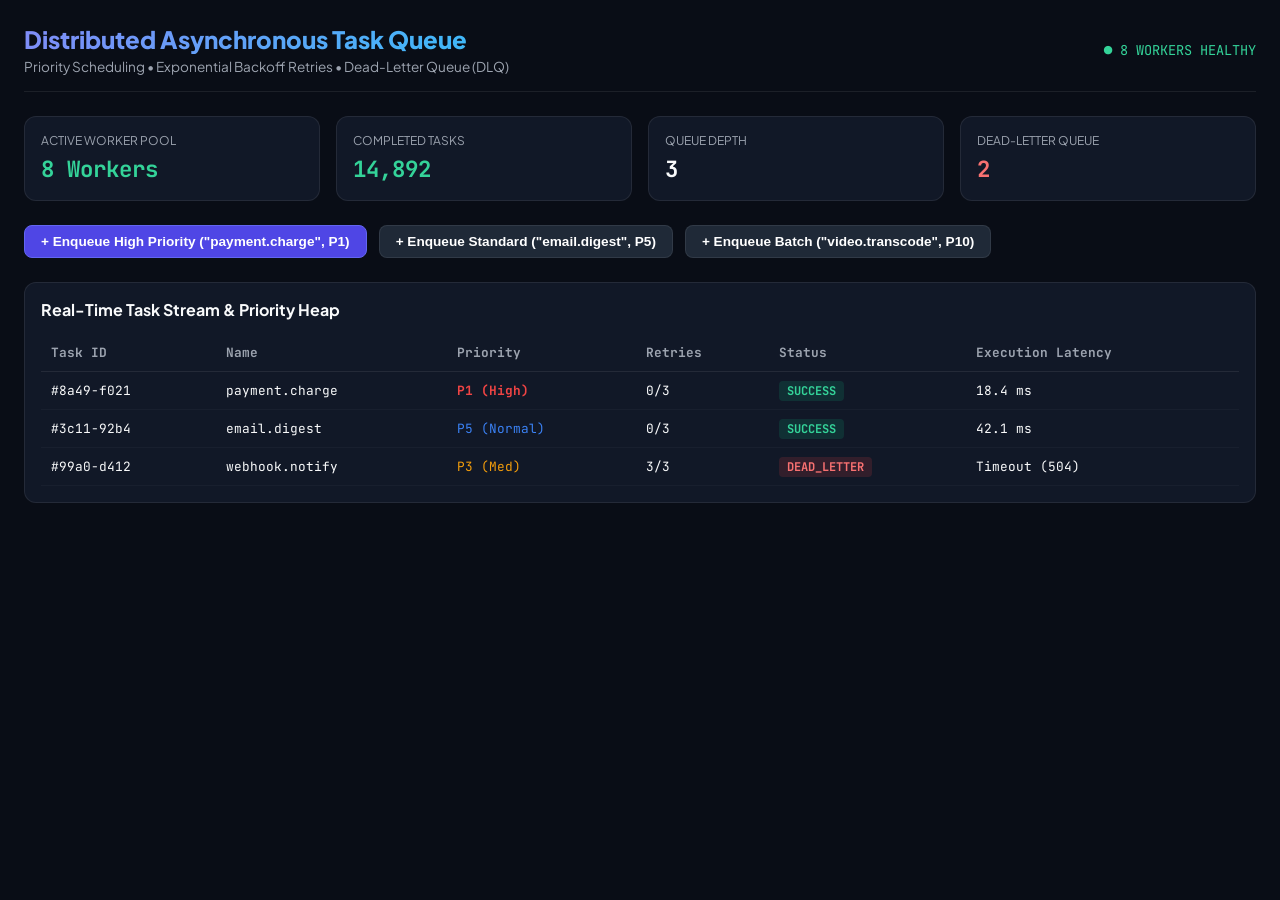
<file: web/index.html>
<!DOCTYPE html>
<html lang="en">
<head>
  <meta charset="UTF-8">
  <meta name="viewport" content="width=device-width, initial-scale=1.0">
  <title>Distributed Task Queue & Worker Dashboard</title>
  <link rel="preconnect" href="https://fonts.googleapis.com">
  <link href="https://fonts.googleapis.com/css2?family=JetBrains+Mono:wght@400;500;700&family=Plus+Jakarta+Sans:wght@500;600;700;800&display=swap" rel="stylesheet">
  <style>
    :root {
      --bg: #090d16;
      --card: #111827;
      --border: rgba(255, 255, 255, 0.08);
      --green: #10b981;
      --red: #ef4444;
      --yellow: #f59e0b;
      --accent: #6366f1;
      --text: #f9fafb;
      --text-muted: #9ca3af;
    }
    * { box-sizing: border-box; margin: 0; padding: 0; }
    body {
      background: var(--bg);
      color: var(--text);
      font-family: 'Plus Jakarta Sans', sans-serif;
      padding: 24px;
    }
    .header {
      display: flex;
      justify-content: space-between;
      align-items: center;
      margin-bottom: 24px;
      padding-bottom: 16px;
      border-bottom: 1px solid var(--border);
    }
    h1 {
      font-size: 1.5rem;
      font-weight: 800;
      background: linear-gradient(135deg, #818cf8, #38bdf8);
      -webkit-background-clip: text;
      -webkit-text-fill-color: transparent;
    }
    .grid-stats {
      display: grid;
      grid-template-columns: repeat(4, 1fr);
      gap: 16px;
      margin-bottom: 24px;
    }
    .card {
      background: var(--card);
      border: 1px solid var(--border);
      border-radius: 12px;
      padding: 16px;
    }
    .card-label { font-size: 0.75rem; color: var(--text-muted); text-transform: uppercase; margin-bottom: 6px; }
    .card-value { font-size: 1.4rem; font-weight: 700; font-family: 'JetBrains Mono', monospace; }
    .card-value.green { color: #34d399; }
    .card-value.red { color: #f87171; }
    .btn-bar { display: flex; gap: 12px; margin-bottom: 24px; }
    button {
      background: #1f2937;
      border: 1px solid var(--border);
      color: #fff;
      padding: 8px 16px;
      border-radius: 8px;
      font-size: 0.85rem;
      font-weight: 600;
      cursor: pointer;
    }
    button.primary { background: #4f46e5; border-color: #6366f1; }
    table { width: 100%; border-collapse: collapse; font-family: 'JetBrains Mono', monospace; font-size: 0.8rem; }
    th { text-align: left; padding: 10px; color: var(--text-muted); border-bottom: 1px solid var(--border); }
    td { padding: 10px; border-bottom: 1px solid rgba(255, 255, 255, 0.03); }
    .badge { padding: 2px 8px; border-radius: 4px; font-weight: 700; font-size: 0.75rem; }
    .badge.success { background: rgba(16, 185, 129, 0.15); color: #34d399; }
    .badge.running { background: rgba(59, 130, 246, 0.15); color: #60a5fa; }
    .badge.dlq { background: rgba(239, 68, 68, 0.15); color: #f87171; }
  </style>
</head>
<body>
  <div class="header">
    <div>
      <h1>Distributed Asynchronous Task Queue</h1>
      <p style="color: var(--text-muted); font-size: 0.85rem; margin-top: 4px;">Priority Scheduling • Exponential Backoff Retries • Dead-Letter Queue (DLQ)</p>
    </div>
    <div style="font-family: 'JetBrains Mono', monospace; font-size: 0.85rem; color: #34d399;">● 8 WORKERS HEALTHY</div>
  </div>

  <div class="grid-stats">
    <div class="card">
      <div class="card-label">Active Worker Pool</div>
      <div class="card-value green">8 Workers</div>
    </div>
    <div class="card">
      <div class="card-label">Completed Tasks</div>
      <div class="card-value green" id="stat-completed">14,892</div>
    </div>
    <div class="card">
      <div class="card-label">Queue Depth</div>
      <div class="card-value" id="stat-depth">3</div>
    </div>
    <div class="card">
      <div class="card-label">Dead-Letter Queue</div>
      <div class="card-value red" id="stat-dlq">2</div>
    </div>
  </div>

  <div class="btn-bar">
    <button class="primary" onclick="enqueueTask('payment.charge', 1)">+ Enqueue High Priority ("payment.charge", P1)</button>
    <button onclick="enqueueTask('email.digest', 5)">+ Enqueue Standard ("email.digest", P5)</button>
    <button onclick="enqueueTask('video.transcode', 10)">+ Enqueue Batch ("video.transcode", P10)</button>
  </div>

  <div class="card">
    <div style="font-weight: 700; margin-bottom: 14px;">Real-Time Task Stream & Priority Heap</div>
    <table>
      <thead>
        <tr>
          <th>Task ID</th>
          <th>Name</th>
          <th>Priority</th>
          <th>Retries</th>
          <th>Status</th>
          <th>Execution Latency</th>
        </tr>
      </thead>
      <tbody id="task-tbody">
        <tr>
          <td>#8a49-f021</td>
          <td>payment.charge</td>
          <td><span style="color:#ef4444; font-weight:700;">P1 (High)</span></td>
          <td>0/3</td>
          <td><span class="badge success">SUCCESS</span></td>
          <td>18.4 ms</td>
        </tr>
        <tr>
          <td>#3c11-92b4</td>
          <td>email.digest</td>
          <td><span style="color:#3b82f6;">P5 (Normal)</span></td>
          <td>0/3</td>
          <td><span class="badge success">SUCCESS</span></td>
          <td>42.1 ms</td>
        </tr>
        <tr>
          <td>#99a0-d412</td>
          <td>webhook.notify</td>
          <td><span style="color:#f59e0b;">P3 (Med)</span></td>
          <td>3/3</td>
          <td><span class="badge dlq">DEAD_LETTER</span></td>
          <td>Timeout (504)</td>
        </tr>
      </tbody>
    </table>
  </div>

  <script>
    let completed = 14892;

    function enqueueTask(name, prio) {
      const tbody = document.getElementById('task-tbody');
      const tr = document.createElement('tr');
      const id = '#' + Math.random().toString(36).substring(2, 6) + '-' + Math.random().toString(36).substring(2, 6);
      const prioColor = prio === 1 ? '#ef4444' : (prio <= 5 ? '#3b82f6' : '#9ca3af');
      const prioLabel = prio === 1 ? 'P1 (High)' : (prio <= 5 ? `P${prio} (Normal)` : `P${prio} (Batch)`);

      tr.innerHTML = `
        <td>${id}</td>
        <td>${name}</td>
        <td><span style="color:${prioColor}; font-weight:700;">${prioLabel}</span></td>
        <td>0/3</td>
        <td><span class="badge running">RUNNING</span></td>
        <td>Processing...</td>
      `;
      tbody.insertBefore(tr, tbody.firstChild);

      setTimeout(() => {
        tr.querySelector('.badge').className = 'badge success';
        tr.querySelector('.badge').innerText = 'SUCCESS';
        tr.cells[5].innerText = (Math.random() * 40 + 10).toFixed(1) + ' ms';
        completed++;
        document.getElementById('stat-completed').innerText = completed.toLocaleString();
      }, 600);
    }
  </script>
</body>
</html>
</file>
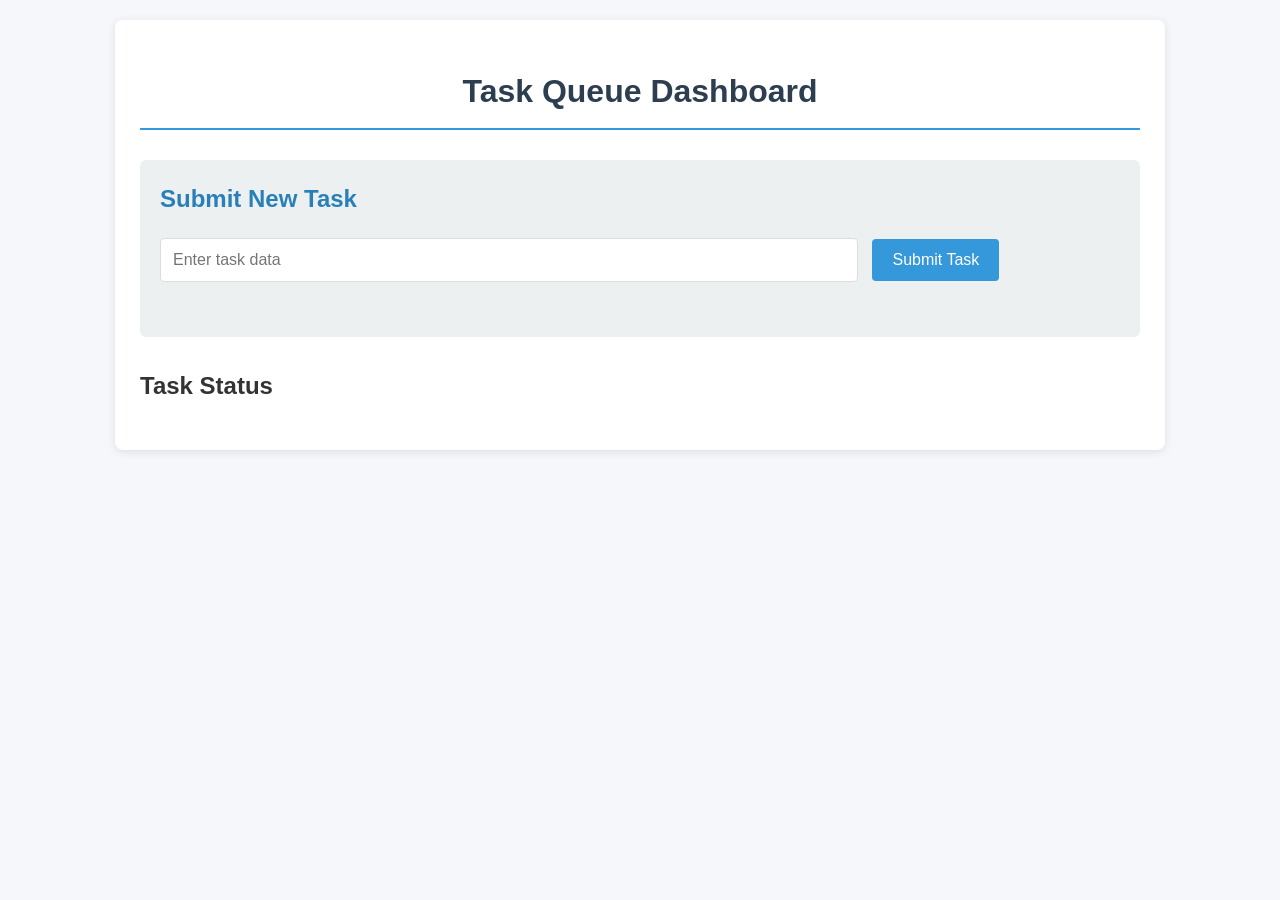
<file: frontend/templates/index.html>
<!DOCTYPE html>
<html>
<head>
    <title>Task Queue Dashboard</title>
    <style>
        /* Main Layout */
        body {
            font-family: 'Segoe UI', Tahoma, Geneva, Verdana, sans-serif;
            margin: 0;
            padding: 20px;
            background-color: #f5f7fa;
            color: #333;
            line-height: 1.6;
        }

        .container {
            max-width: 1000px;
            margin: 0 auto;
            background: white;
            padding: 25px;
            border-radius: 8px;
            box-shadow: 0 2px 10px rgba(0, 0, 0, 0.1);
        }

        /* Header */
        h1 {
            color: #2c3e50;
            text-align: center;
            margin-bottom: 30px;
            border-bottom: 2px solid #3498db;
            padding-bottom: 10px;
        }

        /* Task Form */
        .task-form {
            background: #ecf0f1;
            padding: 20px;
            border-radius: 6px;
            margin-bottom: 30px;
        }

        .task-form h2 {
            margin-top: 0;
            color: #2980b9;
        }

        #taskInput {
            width: 70%;
            padding: 12px;
            border: 1px solid #ddd;
            border-radius: 4px;
            font-size: 16px;
            margin-right: 10px;
        }

        button {
            padding: 12px 20px;
            background-color: #3498db;
            color: white;
            border: none;
            border-radius: 4px;
            cursor: pointer;
            font-size: 16px;
            transition: background-color 0.3s;
        }

        button:hover {
            background-color: #2980b9;
        }

        #message {
            margin-top: 15px;
            padding: 10px;
            border-radius: 4px;
        }

        /* Task List */
        .task-list {
            margin-top: 20px;
        }

        .task {
            background: white;
            padding: 15px;
            margin-bottom: 15px;
            border-radius: 6px;
            box-shadow: 0 1px 3px rgba(0, 0, 0, 0.1);
            border-left: 4px solid #3498db;
        }

        .status {
            display: inline-block;
            padding: 3px 8px;
            border-radius: 3px;
            font-weight: bold;
            font-size: 14px;
        }

        .processing {
            background-color: #f39c12;
            color: white;
        }

        .completed {
            background-color: #2ecc71;
            color: white;
        }

        .task-meta {
            font-size: 14px;
            color: #7f8c8d;
            margin-top: 10px;
        }

        /* Responsive Design */
        @media (max-width: 768px) {
            .container {
                padding: 15px;
            }
            
            #taskInput {
                width: 60%;
            }
        }

        @media (max-width: 480px) {
            #taskInput {
                width: 100%;
                margin-bottom: 10px;
            }
            
            button {
                width: 100%;
            }
        }
    </style>
</head>
<body>
    <div class="container">
        <h1>Task Queue Dashboard</h1>
        
        <div class="task-form">
            <h2>Submit New Task</h2>
            <form id="taskForm">
                <input type="text" id="taskInput" placeholder="Enter task data" required>
                <button type="submit">Submit Task</button>
            </form>
            <div id="message"></div>
        </div>
        
        <div class="task-list">
            <h2>Task Status</h2>
            <div id="tasks"></div>
        </div>
    </div>

    <script>
        document.getElementById('taskForm').addEventListener('submit', async (e) => {
            e.preventDefault();
            const input = document.getElementById('taskInput');
            const message = document.getElementById('message');
            
            try {
                const response = await fetch('/add_task', {
                    method: 'POST',
                    headers: { 'Content-Type': 'application/json' },
                    body: JSON.stringify({ data: input.value })
                });
                
                const result = await response.json();
                if (result.task_id) {
                    input.value = '';
                    message.textContent = `Task ${result.task_id} submitted!`;
                    monitorTask(result.task_id);
                }
            } catch (error) {
                message.textContent = `Error: ${error.message}`;
                console.error('Error:', error);
            }
        });

        async function monitorTask(taskId) {
            const tasksDiv = document.getElementById('tasks');
            const taskElement = document.createElement('div');
            taskElement.className = 'task';
            taskElement.id = `task-${taskId}`;
            taskElement.innerHTML = `
                <div><strong>ID:</strong> ${taskId}</div>
                <div><strong>Status:</strong> <span class="status processing">Processing</span></div>
            `;
            tasksDiv.prepend(taskElement);

            const checkStatus = async () => {
                try {
                    const response = await fetch(`/task_status/${taskId}`);
                    const data = await response.json();
                    
                    if (data.status === 'completed') {
                        const statusSpan = taskElement.querySelector('.status');
                        statusSpan.textContent = 'Completed';
                        statusSpan.className = 'status completed';
                        taskElement.innerHTML += `
                            <div><strong>Result:</strong> ${data.result.original_data.toUpperCase()}</div>
                            <div><strong>Processed At:</strong> ${new Date(data.result.processed_at * 1000).toLocaleString()}</div>
                        `;
                    } else {
                        setTimeout(checkStatus, 1000);
                    }
                } catch (error) {
                    console.error('Error checking status:', error);
                    setTimeout(checkStatus, 2000);
                }
            };
            
            checkStatus();
        }
    </script>
</body>
</html>
</file>
